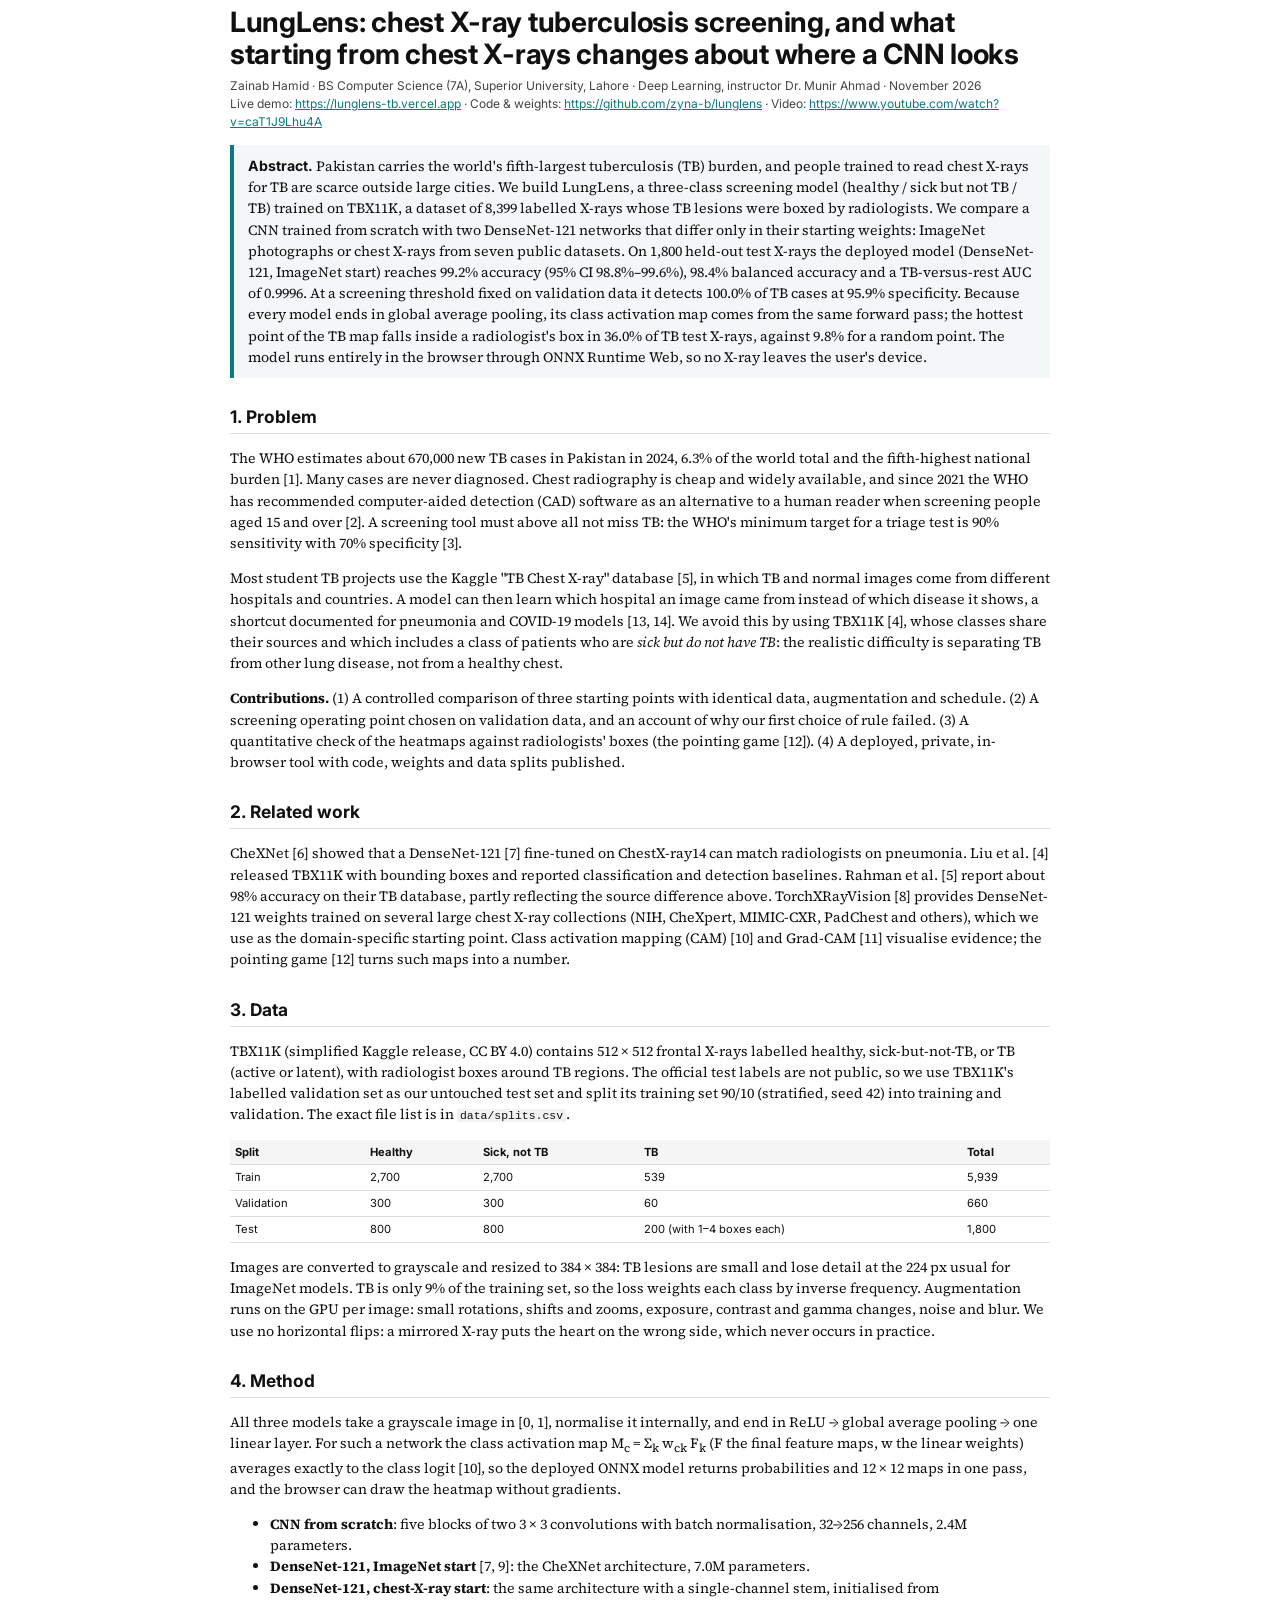
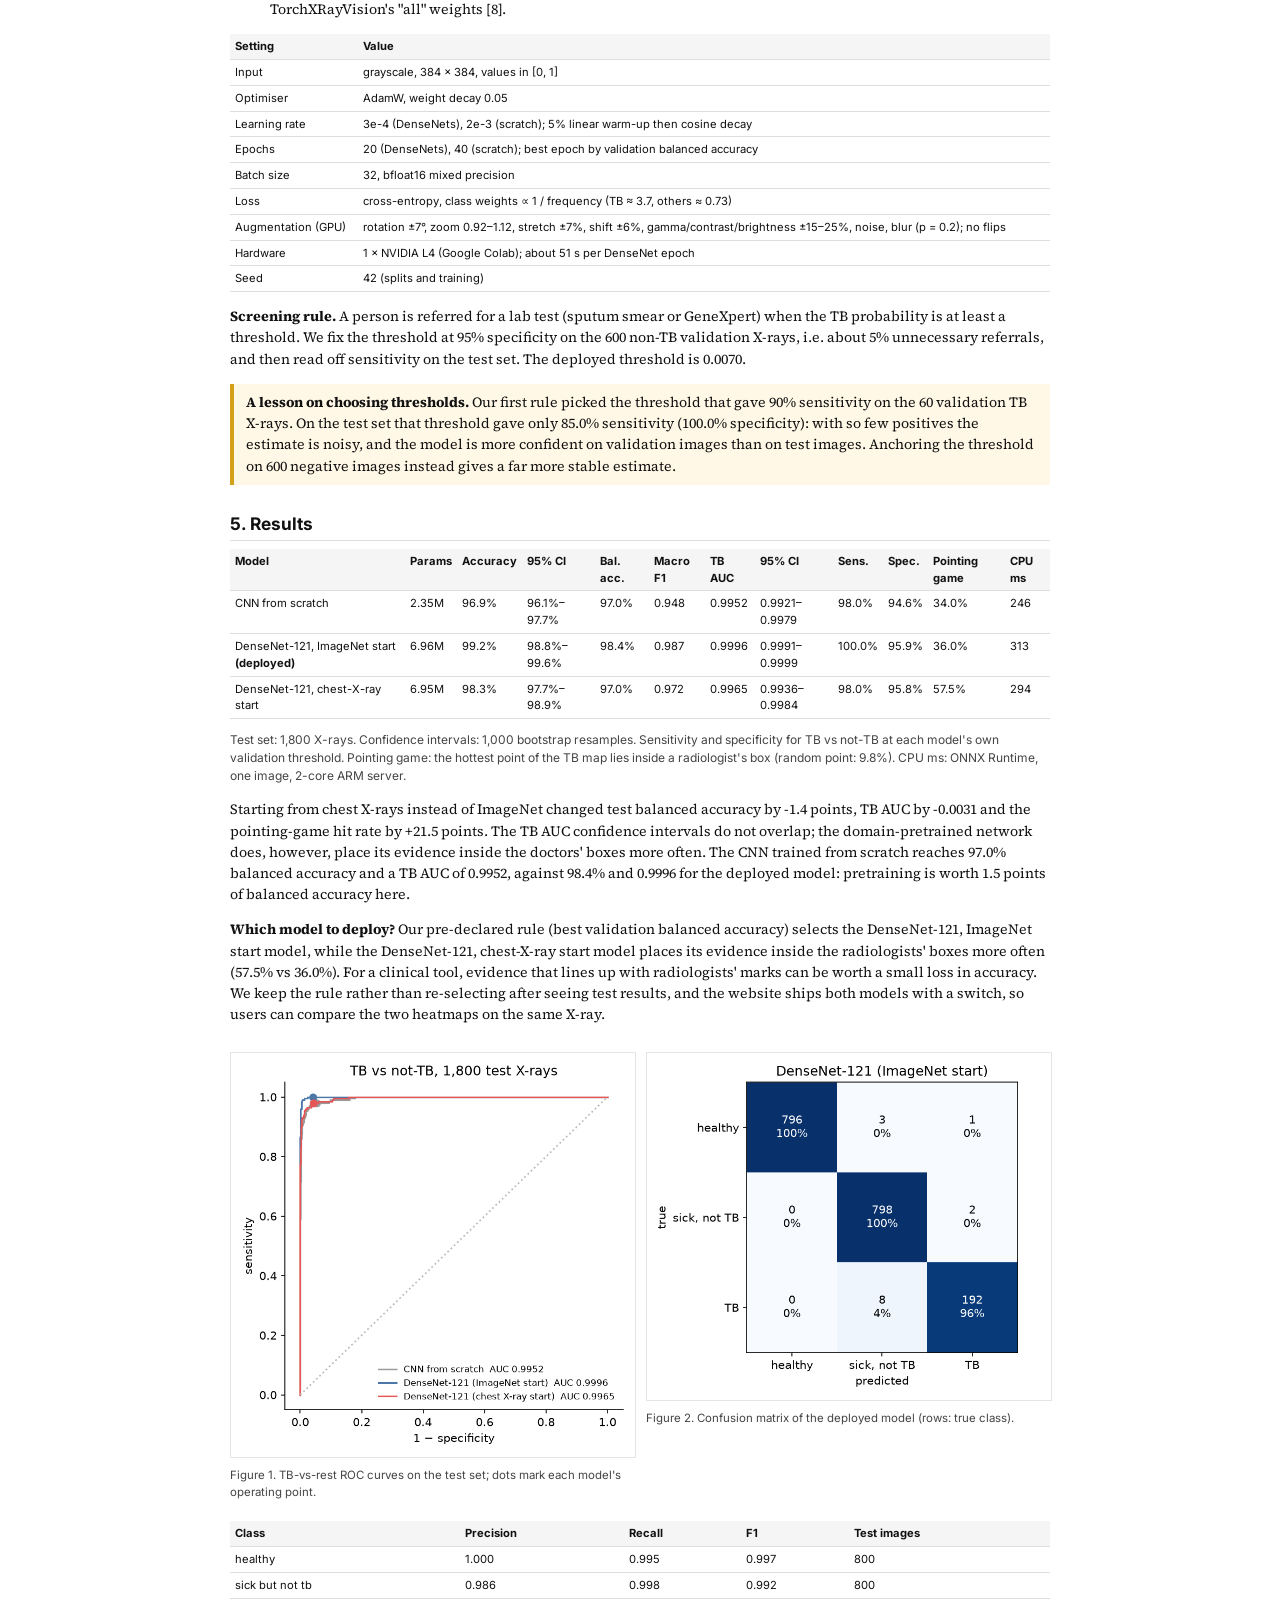
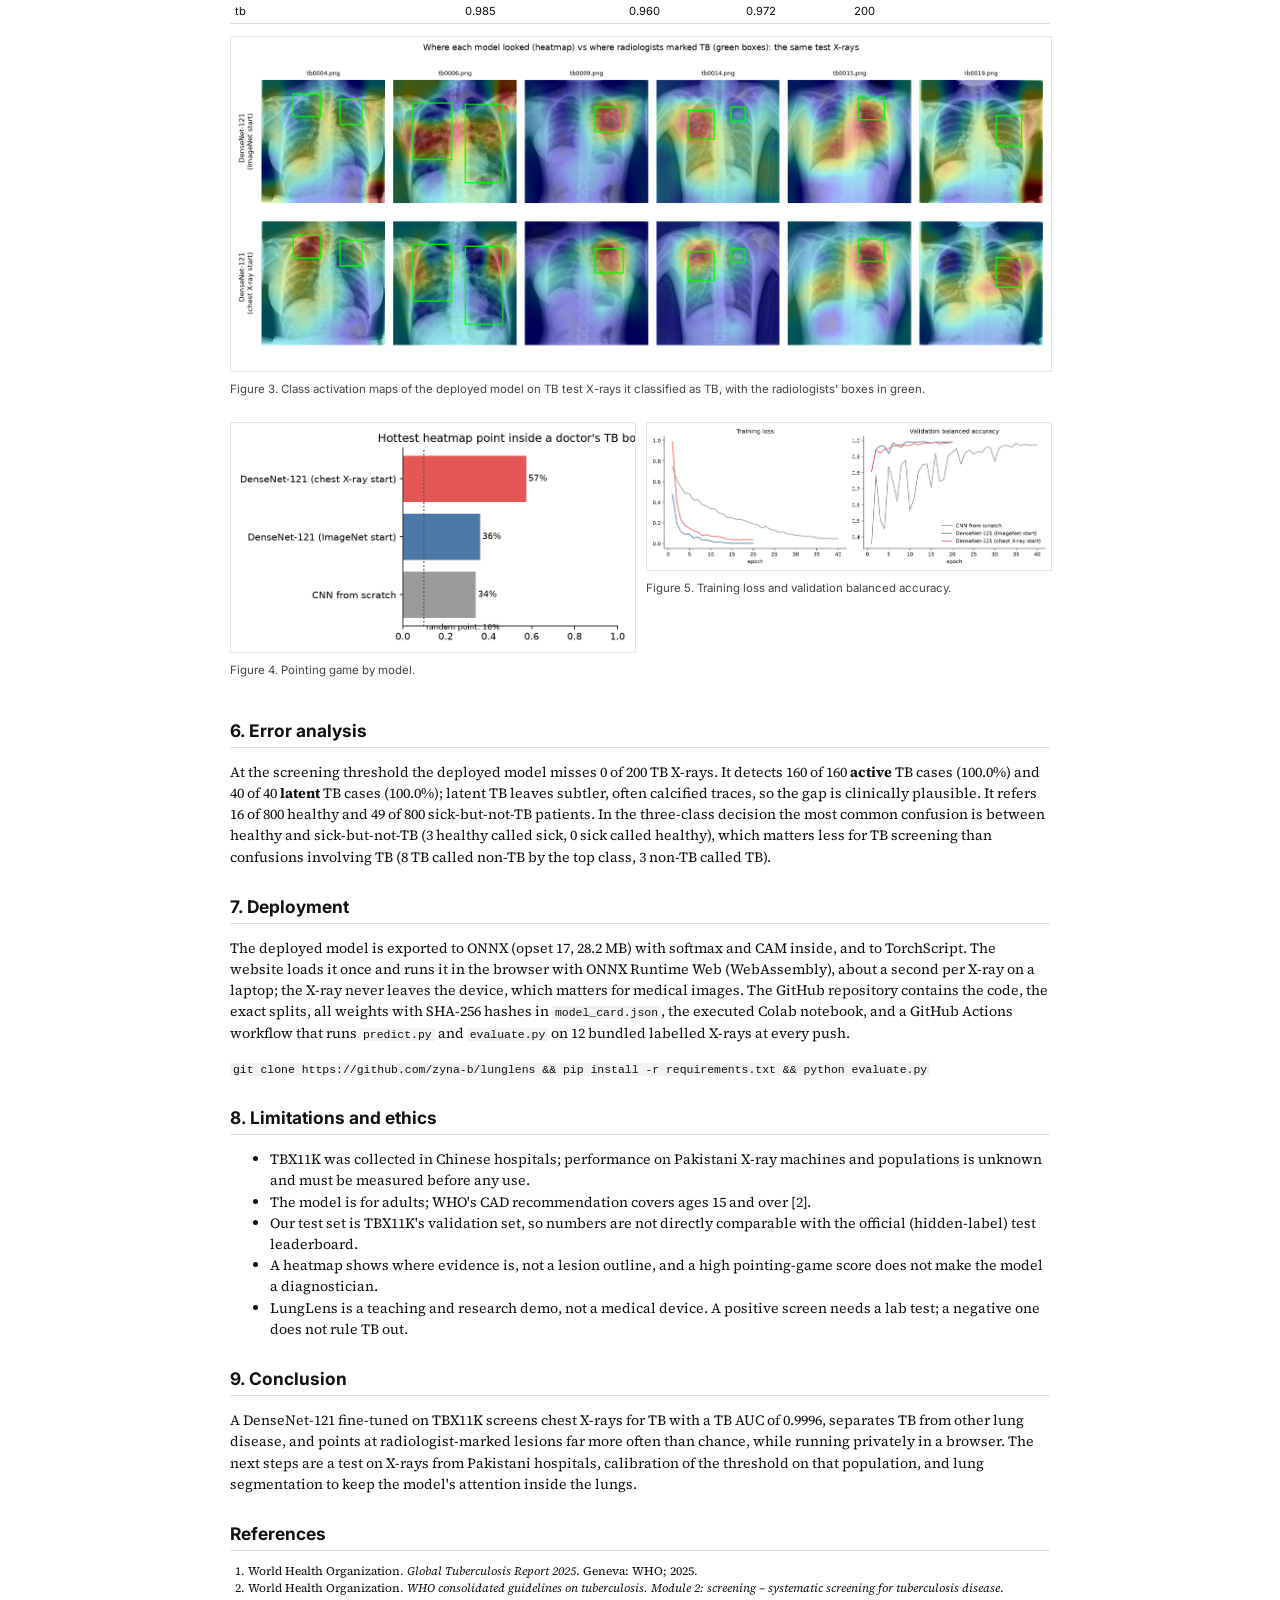
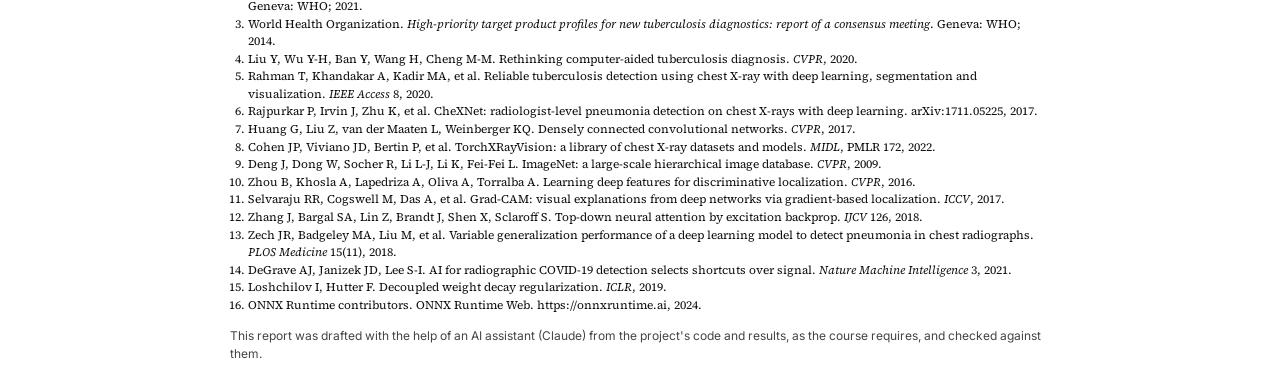
<file: docs/report/index.html>
<!doctype html><html lang="en"><head><meta charset="utf-8"><title>LungLens report</title>
<meta name="viewport" content="width=device-width, initial-scale=1">
<link href="https://fonts.googleapis.com/css2?family=Inter:wght@400;600;700;800&family=Source+Serif+4:ital,opsz,wght@0,8..60,400;0,8..60,600;1,8..60,400&display=swap" rel="stylesheet">
<style>
body{font-family:"Source Serif 4",Georgia,serif;font-size:10.6pt;line-height:1.5;color:#111;max-width:820px;margin:0 auto;padding:0 14px}
h1,h2,h3,.meta,table,figcaption,.abstract b{font-family:Inter,system-ui,sans-serif}
h1{font-size:21pt;line-height:1.15;margin:.2em 0 .25em;letter-spacing:-.01em} h2{font-size:13pt;margin:1.5em 0 .4em;border-bottom:1px solid #ddd;padding-bottom:3px}
h3{font-size:11pt;margin:1.1em 0 .3em} .meta{font-size:9pt;color:#444;margin-bottom:12px} .meta a{color:#0b7a83}
.abstract{background:#f3f7f8;border-left:4px solid #0b7a83;padding:10px 14px;margin:14px 0}
table{border-collapse:collapse;width:100%;font-size:8.4pt;margin:8px 0 4px} th,td{border-bottom:1px solid #ddd;padding:4px 5px;text-align:left;vertical-align:top} th{background:#f5f5f5}
figure{margin:12px 0;break-inside:avoid} figure img{width:100%;border:1px solid #e5e5e5} figcaption{font-size:8.6pt;color:#444;margin-top:3px}
.two{display:grid;grid-template-columns:1fr 1fr;gap:12px} code{font-size:8.6pt;background:#f2f2f2;padding:0 3px}
ol.refs{font-size:8.8pt;padding-left:18px} .key{background:#fff8e6;border-left:4px solid #d4a017;padding:8px 12px;margin:10px 0}
@media print{h2{break-after:avoid} table{break-inside:avoid}}
</style></head><body>
<h1>LungLens: chest X-ray tuberculosis screening, and what starting from chest X-rays changes about where a CNN looks</h1>
<div class="meta">Zainab Hamid · BS Computer Science (7A), Superior University, Lahore · Deep Learning, instructor Dr. Munir Ahmad · November 2026<br>
Live demo: <a href="https://lunglens-tb.vercel.app">https://lunglens-tb.vercel.app</a> · Code &amp; weights: <a href="https://github.com/zyna-b/lunglens">https://github.com/zyna-b/lunglens</a> · Video: <a href="https://www.youtube.com/watch?v=caT1J9Lhu4A">https://www.youtube.com/watch?v=caT1J9Lhu4A</a></div>

<div class="abstract"><b>Abstract.</b> Pakistan carries the world's fifth-largest tuberculosis (TB) burden, and people trained to read chest X-rays for TB are scarce outside large cities. We build LungLens, a three-class screening model (healthy / sick but not TB / TB) trained on TBX11K, a dataset of 8,399 labelled X-rays whose TB lesions were boxed by radiologists. We compare a CNN trained from scratch with two DenseNet-121 networks that differ only in their starting weights: ImageNet photographs or chest X-rays from seven public datasets. On 1,800 held-out test X-rays the deployed model (DenseNet-121, ImageNet start) reaches 99.2% accuracy (95% CI 98.8%–99.6%), 98.4% balanced accuracy and a TB-versus-rest AUC of 0.9996. At a screening threshold fixed on validation data it detects 100.0% of TB cases at 95.9% specificity. Because every model ends in global average pooling, its class activation map comes from the same forward pass; the hottest point of the TB map falls inside a radiologist's box in 36.0% of TB test X-rays, against 9.8% for a random point. The model runs entirely in the browser through ONNX Runtime Web, so no X-ray leaves the user's device.</div>

<h2>1. Problem</h2>
<p>The WHO estimates about 670,000 new TB cases in Pakistan in 2024, 6.3% of the world total and the fifth-highest national burden [1]. Many cases are never diagnosed. Chest radiography is cheap and widely available, and since 2021 the WHO has recommended computer-aided detection (CAD) software as an alternative to a human reader when screening people aged 15 and over [2]. A screening tool must above all not miss TB: the WHO's minimum target for a triage test is 90% sensitivity with 70% specificity [3].</p>
<p>Most student TB projects use the Kaggle "TB Chest X-ray" database [5], in which TB and normal images come from different hospitals and countries. A model can then learn which hospital an image came from instead of which disease it shows, a shortcut documented for pneumonia and COVID-19 models [13, 14]. We avoid this by using TBX11K [4], whose classes share their sources and which includes a class of patients who are <i>sick but do not have TB</i>: the realistic difficulty is separating TB from other lung disease, not from a healthy chest.</p>
<p><b>Contributions.</b> (1) A controlled comparison of three starting points with identical data, augmentation and schedule. (2) A screening operating point chosen on validation data, and an account of why our first choice of rule failed. (3) A quantitative check of the heatmaps against radiologists' boxes (the pointing game [12]). (4) A deployed, private, in-browser tool with code, weights and data splits published.</p>

<h2>2. Related work</h2>
<p>CheXNet [6] showed that a DenseNet-121 [7] fine-tuned on ChestX-ray14 can match radiologists on pneumonia. Liu et al. [4] released TBX11K with bounding boxes and reported classification and detection baselines. Rahman et al. [5] report about 98% accuracy on their TB database, partly reflecting the source difference above. TorchXRayVision [8] provides DenseNet-121 weights trained on several large chest X-ray collections (NIH, CheXpert, MIMIC-CXR, PadChest and others), which we use as the domain-specific starting point. Class activation mapping (CAM) [10] and Grad-CAM [11] visualise evidence; the pointing game [12] turns such maps into a number.</p>

<h2>3. Data</h2>
<p>TBX11K (simplified Kaggle release, CC BY 4.0) contains 512 × 512 frontal X-rays labelled healthy, sick-but-not-TB, or TB (active or latent), with radiologist boxes around TB regions. The official test labels are not public, so we use TBX11K's labelled validation set as our untouched test set and split its training set 90/10 (stratified, seed 42) into training and validation. The exact file list is in <code>data/splits.csv</code>.</p>
<table><tr><th>Split</th><th>Healthy</th><th>Sick, not TB</th><th>TB</th><th>Total</th></tr><tr><td>Train</td><td>2,700</td><td>2,700</td><td>539</td><td>5,939</td></tr><tr><td>Validation</td><td>300</td><td>300</td><td>60</td><td>660</td></tr><tr><td>Test</td><td>800</td><td>800</td><td>200 (with 1–4 boxes each)</td><td>1,800</td></tr></table>
<p>Images are converted to grayscale and resized to 384 × 384: TB lesions are small and lose detail at the 224 px usual for ImageNet models. TB is only 9% of the training set, so the loss weights each class by inverse frequency. Augmentation runs on the GPU per image: small rotations, shifts and zooms, exposure, contrast and gamma changes, noise and blur. We use no horizontal flips: a mirrored X-ray puts the heart on the wrong side, which never occurs in practice.</p>

<h2>4. Method</h2>
<p>All three models take a grayscale image in [0, 1], normalise it internally, and end in ReLU → global average pooling → one linear layer. For such a network the class activation map M<sub>c</sub> = Σ<sub>k</sub> w<sub>ck</sub> F<sub>k</sub> (F the final feature maps, w the linear weights) averages exactly to the class logit [10], so the deployed ONNX model returns probabilities and 12 × 12 maps in one pass, and the browser can draw the heatmap without gradients.</p>
<ul><li><b>CNN from scratch</b>: five blocks of two 3 × 3 convolutions with batch normalisation, 32→256 channels, 2.4M parameters.</li>
<li><b>DenseNet-121, ImageNet start</b> [7, 9]: the CheXNet architecture, 7.0M parameters.</li>
<li><b>DenseNet-121, chest-X-ray start</b>: the same architecture with a single-channel stem, initialised from TorchXRayVision's "all" weights [8].</li></ul>
<table><tr><th>Setting</th><th>Value</th></tr><tr><td>Input</td><td>grayscale, 384 × 384, values in [0, 1]</td></tr><tr><td>Optimiser</td><td>AdamW, weight decay 0.05</td></tr><tr><td>Learning rate</td><td>3e-4 (DenseNets), 2e-3 (scratch); 5% linear warm-up then cosine decay</td></tr><tr><td>Epochs</td><td>20 (DenseNets), 40 (scratch); best epoch by validation balanced accuracy</td></tr><tr><td>Batch size</td><td>32, bfloat16 mixed precision</td></tr><tr><td>Loss</td><td>cross-entropy, class weights ∝ 1 / frequency (TB ≈ 3.7, others ≈ 0.73)</td></tr><tr><td>Augmentation (GPU)</td><td>rotation ±7°, zoom 0.92–1.12, stretch ±7%, shift ±6%, gamma/contrast/brightness ±15–25%, noise, blur (p = 0.2); no flips</td></tr><tr><td>Hardware</td><td>1 × NVIDIA L4 (Google Colab); about 51 s per DenseNet epoch</td></tr><tr><td>Seed</td><td>42 (splits and training)</td></tr></table>
<p><b>Screening rule.</b> A person is referred for a lab test (sputum smear or GeneXpert) when the TB probability is at least a threshold. We fix the threshold at 95% specificity on the 600 non-TB validation X-rays, i.e. about 5% unnecessary referrals, and then read off sensitivity on the test set. The deployed threshold is 0.0070.</p>
<div class="key"><b>A lesson on choosing thresholds.</b> Our first rule picked the threshold that gave 90% sensitivity on the 60 validation TB X-rays. On the test set that threshold gave only 85.0% sensitivity (100.0% specificity): with so few positives the estimate is noisy, and the model is more confident on validation images than on test images. Anchoring the threshold on 600 negative images instead gives a far more stable estimate.</div>

<h2>5. Results</h2>
<table><tr><th>Model</th><th>Params</th><th>Accuracy</th><th>95% CI</th><th>Bal. acc.</th><th>Macro F1</th><th>TB AUC</th><th>95% CI</th><th>Sens.</th><th>Spec.</th><th>Pointing game</th><th>CPU ms</th></tr><tr><td>CNN from scratch</td><td>2.35M</td><td>96.9%</td><td>96.1%–97.7%</td><td>97.0%</td><td>0.948</td><td>0.9952</td><td>0.9921–0.9979</td><td>98.0%</td><td>94.6%</td><td>34.0%</td><td>246</td></tr><tr><td>DenseNet-121, ImageNet start <b>(deployed)</b></td><td>6.96M</td><td>99.2%</td><td>98.8%–99.6%</td><td>98.4%</td><td>0.987</td><td>0.9996</td><td>0.9991–0.9999</td><td>100.0%</td><td>95.9%</td><td>36.0%</td><td>313</td></tr><tr><td>DenseNet-121, chest-X-ray start</td><td>6.95M</td><td>98.3%</td><td>97.7%–98.9%</td><td>97.0%</td><td>0.972</td><td>0.9965</td><td>0.9936–0.9984</td><td>98.0%</td><td>95.8%</td><td>57.5%</td><td>294</td></tr></table>
<p class="meta">Test set: 1,800 X-rays. Confidence intervals: 1,000 bootstrap resamples. Sensitivity and specificity for TB vs not-TB at each model's own validation threshold. Pointing game: the hottest point of the TB map lies inside a radiologist's box (random point: 9.8%). CPU ms: ONNX Runtime, one image, 2-core ARM server.</p>
<p>Starting from chest X-rays instead of ImageNet changed test balanced accuracy by -1.4 points, TB AUC by -0.0031 and the pointing-game hit rate by +21.5 points. The TB AUC confidence intervals do not overlap; the domain-pretrained network does, however, place its evidence inside the doctors' boxes more often. The CNN trained from scratch reaches 97.0% balanced accuracy and a TB AUC of 0.9952, against 98.4% and 0.9996 for the deployed model: pretraining is worth 1.5 points of balanced accuracy here.</p>
<p><b>Which model to deploy?</b> Our pre-declared rule (best validation balanced accuracy) selects the DenseNet-121, ImageNet start model, while the DenseNet-121, chest-X-ray start model places its evidence inside the radiologists' boxes more often (57.5% vs 36.0%). For a clinical tool, evidence that lines up with radiologists' marks can be worth a small loss in accuracy. We keep the rule rather than re-selecting after seeing test results, and the website ships both models with a switch, so users can compare the two heatmaps on the same X-ray.</p>
<div class="two"><figure><img src="figures/roc_tb.png"><figcaption>Figure 1. TB-vs-rest ROC curves on the test set; dots mark each model's operating point.</figcaption></figure>
<figure><img src="figures/confusion_matrix.png"><figcaption>Figure 2. Confusion matrix of the deployed model (rows: true class).</figcaption></figure></div>
<table><tr><th>Class</th><th>Precision</th><th>Recall</th><th>F1</th><th>Test images</th></tr><tr><td>healthy</td><td>1.000</td><td>0.995</td><td>0.997</td><td>800</td></tr><tr><td>sick but not tb</td><td>0.986</td><td>0.998</td><td>0.992</td><td>800</td></tr><tr><td>tb</td><td>0.985</td><td>0.960</td><td>0.972</td><td>200</td></tr></table>
<figure><img src="figures/heatmaps_vs_boxes.png"><figcaption>Figure 3. Class activation maps of the deployed model on TB test X-rays it classified as TB, with the radiologists' boxes in green.</figcaption></figure>
<div class="two"><figure><img src="figures/pointing_game.png"><figcaption>Figure 4. Pointing game by model.</figcaption></figure>
<figure><img src="figures/training_curves.png"><figcaption>Figure 5. Training loss and validation balanced accuracy.</figcaption></figure></div>

<h2>6. Error analysis</h2>
<p>At the screening threshold the deployed model misses 0 of 200 TB X-rays. It detects 160 of 160 <b>active</b> TB cases (100.0%) and 40 of 40 <b>latent</b> TB cases (100.0%); latent TB leaves subtler, often calcified traces, so the gap is clinically plausible. It refers 16 of 800 healthy and 49 of 800 sick-but-not-TB patients. In the three-class decision the most common confusion is between healthy and sick-but-not-TB (3 healthy called sick, 0 sick called healthy), which matters less for TB screening than confusions involving TB (8 TB called non-TB by the top class, 3 non-TB called TB).</p>

<h2>7. Deployment</h2>
<p>The deployed model is exported to ONNX (opset 17, 28.2 MB) with softmax and CAM inside, and to TorchScript. The website loads it once and runs it in the browser with ONNX Runtime Web (WebAssembly), about a second per X-ray on a laptop; the X-ray never leaves the device, which matters for medical images. The GitHub repository contains the code, the exact splits, all weights with SHA-256 hashes in <code>model_card.json</code>, the executed Colab notebook, and a GitHub Actions workflow that runs <code>predict.py</code> and <code>evaluate.py</code> on 12 bundled labelled X-rays at every push.</p>
<p><code>git clone https://github.com/zyna-b/lunglens &amp;&amp; pip install -r requirements.txt &amp;&amp; python evaluate.py</code></p>

<h2>8. Limitations and ethics</h2>
<ul><li>TBX11K was collected in Chinese hospitals; performance on Pakistani X-ray machines and populations is unknown and must be measured before any use.</li>
<li>The model is for adults; WHO's CAD recommendation covers ages 15 and over [2].</li>
<li>Our test set is TBX11K's validation set, so numbers are not directly comparable with the official (hidden-label) test leaderboard.</li>
<li>A heatmap shows where evidence is, not a lesion outline, and a high pointing-game score does not make the model a diagnostician.</li>
<li>LungLens is a teaching and research demo, not a medical device. A positive screen needs a lab test; a negative one does not rule TB out.</li></ul>

<h2>9. Conclusion</h2>
<p>A DenseNet-121 fine-tuned on TBX11K screens chest X-rays for TB with a TB AUC of 0.9996, separates TB from other lung disease, and points at radiologist-marked lesions far more often than chance, while running privately in a browser. The next steps are a test on X-rays from Pakistani hospitals, calibration of the threshold on that population, and lung segmentation to keep the model's attention inside the lungs.</p>

<h2>References</h2><ol class="refs"><li>World Health Organization. <i>Global Tuberculosis Report 2025</i>. Geneva: WHO; 2025.</li><li>World Health Organization. <i>WHO consolidated guidelines on tuberculosis. Module 2: screening – systematic screening for tuberculosis disease</i>. Geneva: WHO; 2021.</li><li>World Health Organization. <i>High-priority target product profiles for new tuberculosis diagnostics: report of a consensus meeting</i>. Geneva: WHO; 2014.</li><li>Liu Y, Wu Y-H, Ban Y, Wang H, Cheng M-M. Rethinking computer-aided tuberculosis diagnosis. <i>CVPR</i>, 2020.</li><li>Rahman T, Khandakar A, Kadir MA, et al. Reliable tuberculosis detection using chest X-ray with deep learning, segmentation and visualization. <i>IEEE Access</i> 8, 2020.</li><li>Rajpurkar P, Irvin J, Zhu K, et al. CheXNet: radiologist-level pneumonia detection on chest X-rays with deep learning. arXiv:1711.05225, 2017.</li><li>Huang G, Liu Z, van der Maaten L, Weinberger KQ. Densely connected convolutional networks. <i>CVPR</i>, 2017.</li><li>Cohen JP, Viviano JD, Bertin P, et al. TorchXRayVision: a library of chest X-ray datasets and models. <i>MIDL</i>, PMLR 172, 2022.</li><li>Deng J, Dong W, Socher R, Li L-J, Li K, Fei-Fei L. ImageNet: a large-scale hierarchical image database. <i>CVPR</i>, 2009.</li><li>Zhou B, Khosla A, Lapedriza A, Oliva A, Torralba A. Learning deep features for discriminative localization. <i>CVPR</i>, 2016.</li><li>Selvaraju RR, Cogswell M, Das A, et al. Grad-CAM: visual explanations from deep networks via gradient-based localization. <i>ICCV</i>, 2017.</li><li>Zhang J, Bargal SA, Lin Z, Brandt J, Shen X, Sclaroff S. Top-down neural attention by excitation backprop. <i>IJCV</i> 126, 2018.</li><li>Zech JR, Badgeley MA, Liu M, et al. Variable generalization performance of a deep learning model to detect pneumonia in chest radiographs. <i>PLOS Medicine</i> 15(11), 2018.</li><li>DeGrave AJ, Janizek JD, Lee S-I. AI for radiographic COVID-19 detection selects shortcuts over signal. <i>Nature Machine Intelligence</i> 3, 2021.</li><li>Loshchilov I, Hutter F. Decoupled weight decay regularization. <i>ICLR</i>, 2019.</li><li>ONNX Runtime contributors. ONNX Runtime Web. https://onnxruntime.ai, 2024.</li></ol>
<p class="meta">This report was drafted with the help of an AI assistant (Claude) from the project's code and results, as the course requires, and checked against them.</p>
</body></html>
</file>
